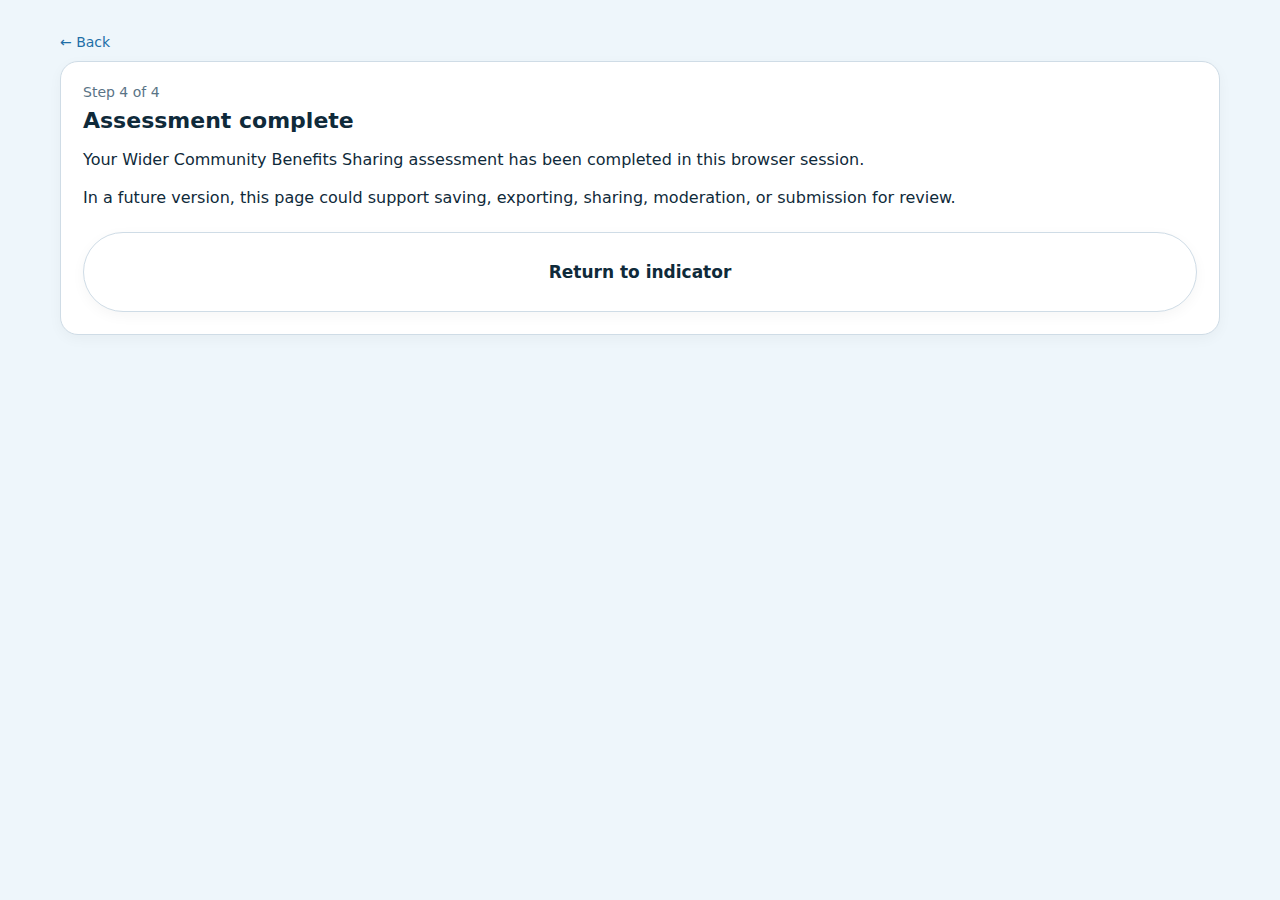
<file: assess-wcbs-complete.html>
<!doctype html>
<html lang="en">
<head>
  <meta charset="utf-8" />
  <meta name="viewport" content="width=device-width, initial-scale=1" />
  <title>Assessment Complete – Wider Community Benefits Sharing</title>
  <link rel="stylesheet" href="styles.css" />
</head>
<body>
  <div class="container">
    <div class="breadcrumbs" style="margin-bottom:10px;">
      <a id="backLink" href="assess-wcbs-review.html">← Back</a>
    </div>

    <div class="detailCard">
      <div class="note">Step 4 of 4</div>
      <h2 class="detailTitle">Assessment complete</h2>

      <p class="sectionText" style="margin-top:14px;">
        Your Wider Community Benefits Sharing assessment has been completed in this browser session.
      </p>

      <p class="sectionText">
        In a future version, this page could support saving, exporting, sharing, moderation, or submission for review.
      </p>

      <div style="margin-top:22px;">
        <a id="returnLink" class="homeNavCard" href="criterion.html">Return to indicator</a>
      </div>
    </div>
  </div>

  <script>
    const params = new URLSearchParams(location.search);
    const id = params.get("id") || "wider-community-benefit-sharing";
    const city = params.get("city") || "";
    const qp = `id=${encodeURIComponent(id)}${city ? `&city=${encodeURIComponent(city)}` : ""}`;

    document.getElementById("backLink").href = `assess-wcbs-review.html?${qp}`;
    document.getElementById("returnLink").href = `criterion.html?${qp}`;
  </script>
</body>
</html>
</file>
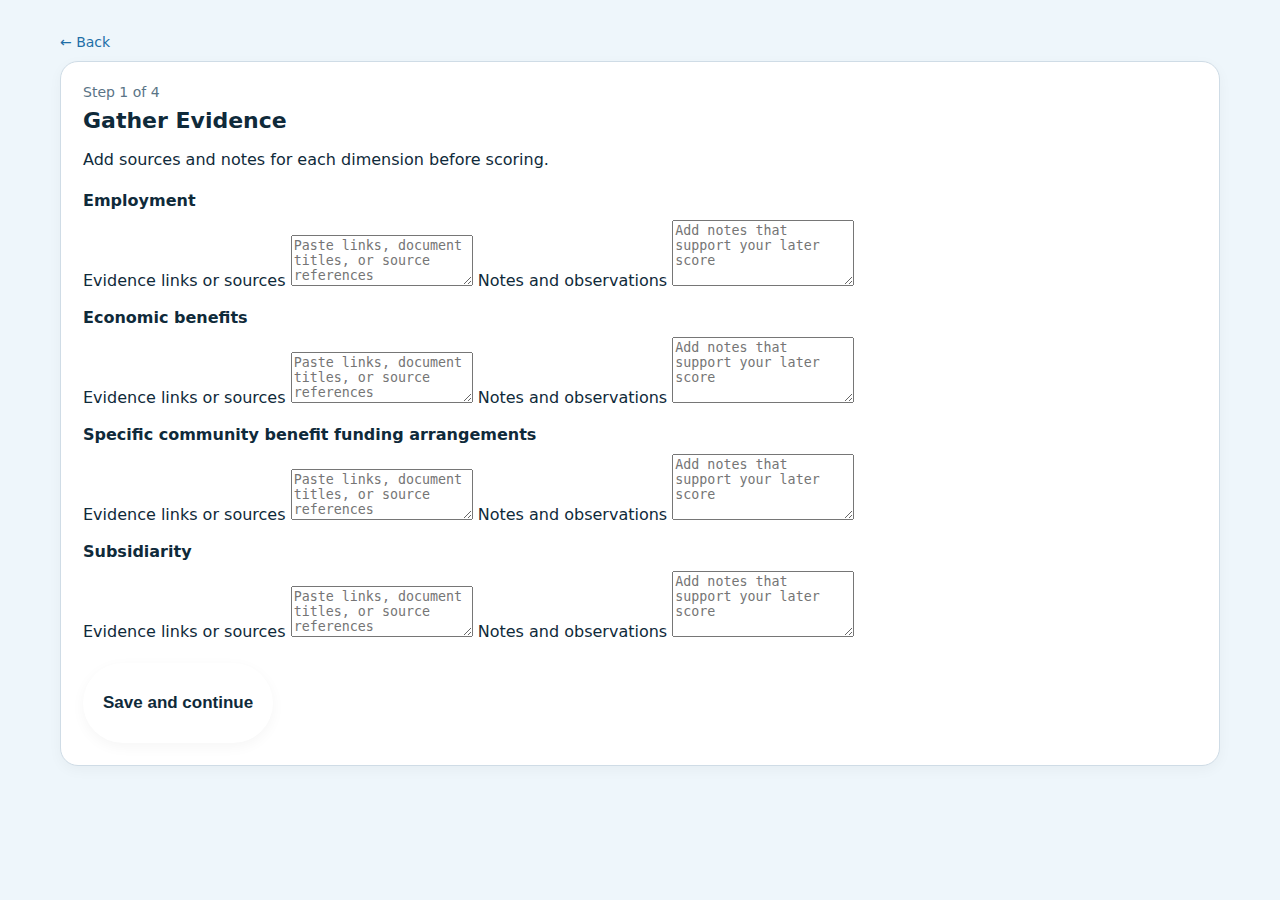
<file: assess-wcbs-evidence.html>
<!doctype html>
<html lang="en">
<head>
  <meta charset="utf-8" />
  <meta name="viewport" content="width=device-width, initial-scale=1" />
  <title>Assessment Evidence – Wider Community Benefits Sharing</title>
  <link rel="stylesheet" href="styles.css" />
</head>
<body>
  <div class="container">
    <div class="breadcrumbs" style="margin-bottom:10px;">
      <a id="backLink" href="assess-wider-community-benefits-sharing.html">← Back</a>
    </div>

    <div class="detailCard">
      <div class="note">Step 1 of 4</div>
      <h2 class="detailTitle">Gather Evidence</h2>
      <p class="sectionText" style="margin-top:14px;">
        Add sources and notes for each dimension before scoring.
      </p>

      <form id="evidenceForm">
        <div id="dimensionFields"></div>

        <div style="margin-top:22px;">
          <button type="submit" class="homeNavCard" style="border:none; cursor:pointer;">Save and continue</button>
        </div>
      </form>
    </div>
  </div>

  <script>
    const params = new URLSearchParams(location.search);
    const id = params.get("id") || "wider-community-benefit-sharing";
    const city = params.get("city") || "";
    const qp = `id=${encodeURIComponent(id)}${city ? `&city=${encodeURIComponent(city)}` : ""}`;
    document.getElementById("backLink").href = `assess-wider-community-benefits-sharing.html?${qp}`;

    const storageKey = `wcbs-assessment-${city || "national"}`;

    const dimensions = [
      "Employment",
      "Economic benefits",
      "Specific community benefit funding arrangements",
      "Subsidiarity"
    ];

    const existing = JSON.parse(localStorage.getItem(storageKey) || "{}");
    const container = document.getElementById("dimensionFields");

    dimensions.forEach((dim, i) => {
      const safe = `dim${i}`;
      const data = existing[safe] || {};
      const block = document.createElement("section");
      block.className = "section";
      block.innerHTML = `
        <h3 class="sectionTitle">${dim}</h3>
        <label class="formLabel">Evidence links or sources</label>
        <textarea class="formTextarea" name="${safe}_sources" rows="3" placeholder="Paste links, document titles, or source references">${data.sources || ""}</textarea>

        <label class="formLabel">Notes and observations</label>
        <textarea class="formTextarea" name="${safe}_notes" rows="4" placeholder="Add notes that support your later score">${data.notes || ""}</textarea>
      `;
      container.appendChild(block);
    });

    document.getElementById("evidenceForm").addEventListener("submit", (e) => {
      e.preventDefault();
      const fd = new FormData(e.target);
      const saved = JSON.parse(localStorage.getItem(storageKey) || "{}");

      dimensions.forEach((dim, i) => {
        const safe = `dim${i}`;
        saved[safe] = {
          ...(saved[safe] || {}),
          title: dim,
          sources: fd.get(`${safe}_sources`) || "",
          notes: fd.get(`${safe}_notes`) || ""
        };
      });

      localStorage.setItem(storageKey, JSON.stringify(saved));
      location.href = `assess-wcbs-scoring.html?${qp}`;
    });
  </script>
</body>
</html>
</file>
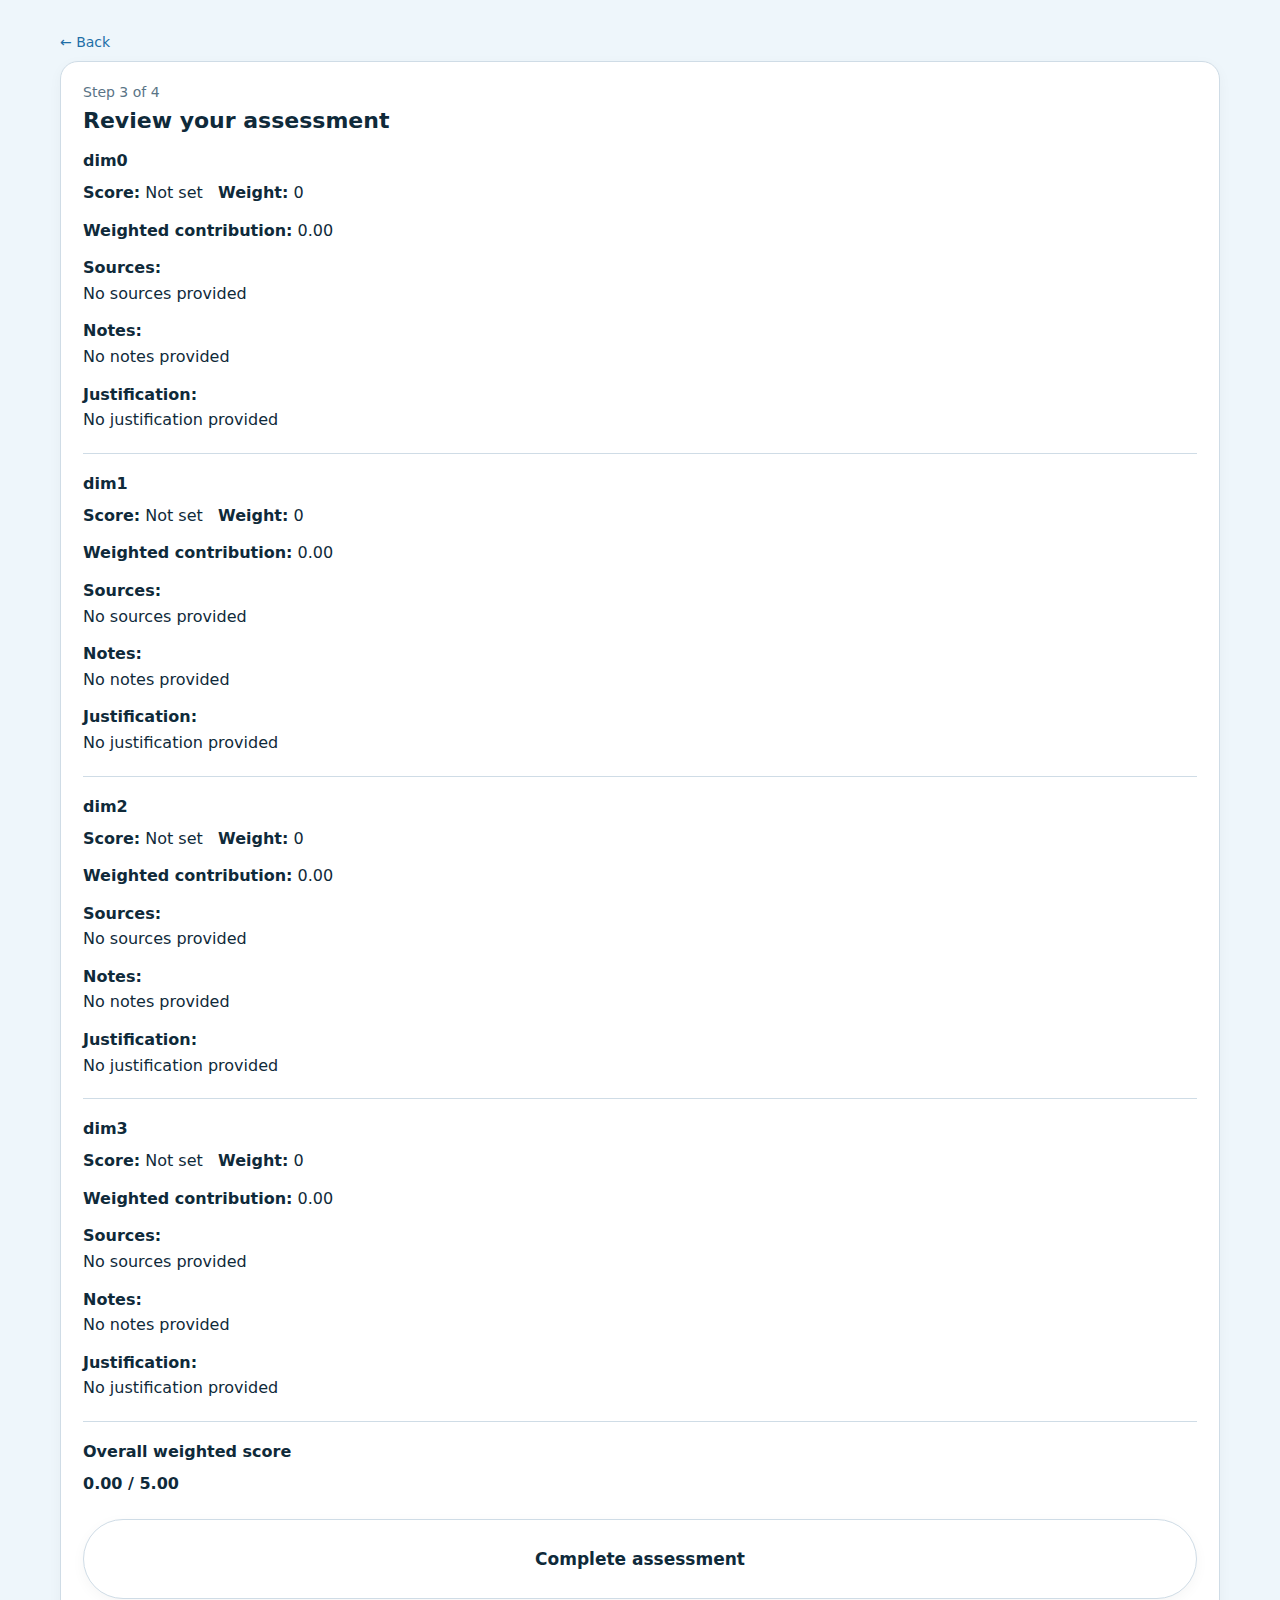
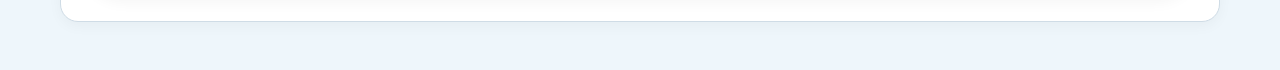
<file: assess-wcbs-review.html>
<!doctype html>
<html lang="en">
<head>
  <meta charset="utf-8" />
  <meta name="viewport" content="width=device-width, initial-scale=1" />
  <title>Assessment Review – Wider Community Benefits Sharing</title>
  <link rel="stylesheet" href="styles.css" />
</head>
<body>
  <div class="container">
    <div class="breadcrumbs" style="margin-bottom:10px;">
      <a id="backLink" href="assess-wcbs-scoring.html">← Back</a>
    </div>

    <div class="detailCard">
      <div class="note">Step 3 of 4</div>
      <h2 class="detailTitle">Review your assessment</h2>

      <div id="summary"></div>

      <div style="margin-top:22px;">
        <a id="completeLink" class="homeNavCard" href="assess-wcbs-complete.html">Complete assessment</a>
      </div>
    </div>
  </div>

  <script>
    const params = new URLSearchParams(location.search);
    const id = params.get("id") || "wider-community-benefit-sharing";
    const city = params.get("city") || "";
    const qp = `id=${encodeURIComponent(id)}${city ? `&city=${encodeURIComponent(city)}` : ""}`;

    document.getElementById("backLink").href = `assess-wcbs-scoring.html?${qp}`;
    document.getElementById("completeLink").href = `assess-wcbs-complete.html?${qp}`;

    const storageKey = `wcbs-assessment-${city || "national"}`;
    const saved = JSON.parse(localStorage.getItem(storageKey) || "{}");

    const dims = ["dim0", "dim1", "dim2", "dim3"];
    let total = 0;

    const html = dims.map((key) => {
      const d = saved[key] || {};
      const weighted = (Number(d.score || 0) * Number(d.weight || 0));
      total += weighted;

      return `
        <section class="section">
          <h3 class="sectionTitle">${d.title || key}</h3>
          <p class="sectionText"><strong>Score:</strong> ${d.score || "Not set"} &nbsp; <strong>Weight:</strong> ${d.weight || 0}</p>
          <p class="sectionText"><strong>Weighted contribution:</strong> ${weighted.toFixed(2)}</p>
          <p class="sectionText"><strong>Sources:</strong><br>${(d.sources || "No sources provided").replace(/\n/g, "<br>")}</p>
          <p class="sectionText"><strong>Notes:</strong><br>${(d.notes || "No notes provided").replace(/\n/g, "<br>")}</p>
          <p class="sectionText"><strong>Justification:</strong><br>${(d.justification || "No justification provided").replace(/\n/g, "<br>")}</p>
        </section>
        <hr class="sectionDivider" />
      `;
    }).join("");

    document.getElementById("summary").innerHTML = `
      ${html}
      <section class="section">
        <h3 class="sectionTitle">Overall weighted score</h3>
        <p class="sectionText"><strong>${total.toFixed(2)} / 5.00</strong></p>
      </section>
    `;
  </script>
</body>
</html>
</file>
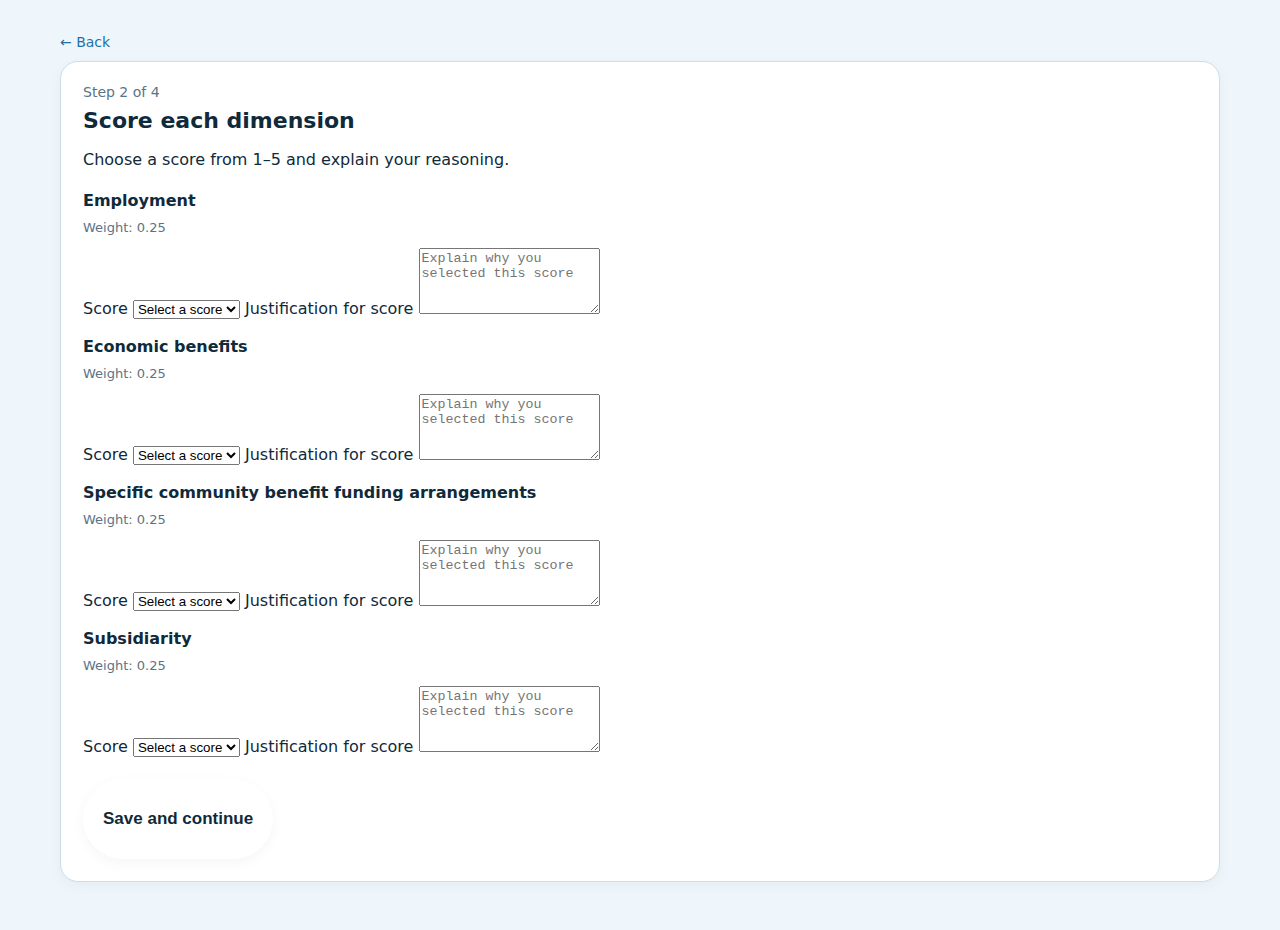
<file: assess-wcbs-scoring.html>
<!doctype html>
<html lang="en">
<head>
  <meta charset="utf-8" />
  <meta name="viewport" content="width=device-width, initial-scale=1" />
  <title>Assessment Scoring – Wider Community Benefits Sharing</title>
  <link rel="stylesheet" href="styles.css" />
</head>
<body>
  <div class="container">
    <div class="breadcrumbs" style="margin-bottom:10px;">
      <a id="backLink" href="assess-wcbs-evidence.html">← Back</a>
    </div>

    <div class="detailCard">
      <div class="note">Step 2 of 4</div>
      <h2 class="detailTitle">Score each dimension</h2>
      <p class="sectionText" style="margin-top:14px;">
        Choose a score from 1–5 and explain your reasoning.
      </p>

      <form id="scoringForm">
        <div id="scoreFields"></div>

        <div style="margin-top:22px;">
          <button type="submit" class="homeNavCard" style="border:none; cursor:pointer;">Save and continue</button>
        </div>
      </form>
    </div>
  </div>

  <script>
    const params = new URLSearchParams(location.search);
    const id = params.get("id") || "wider-community-benefit-sharing";
    const city = params.get("city") || "";
    const qp = `id=${encodeURIComponent(id)}${city ? `&city=${encodeURIComponent(city)}` : ""}`;
    document.getElementById("backLink").href = `assess-wcbs-evidence.html?${qp}`;

    const storageKey = `wcbs-assessment-${city || "national"}`;
    const existing = JSON.parse(localStorage.getItem(storageKey) || "{}");

    const dimensions = [
      { key: "dim0", title: "Employment", weight: 0.25 },
      { key: "dim1", title: "Economic benefits", weight: 0.25 },
      { key: "dim2", title: "Specific community benefit funding arrangements", weight: 0.25 },
      { key: "dim3", title: "Subsidiarity", weight: 0.25 }
    ];

    const scoreFields = document.getElementById("scoreFields");

    dimensions.forEach((dim) => {
      const data = existing[dim.key] || {};
      const section = document.createElement("section");
      section.className = "section";
      section.innerHTML = `
        <h3 class="sectionTitle">${dim.title}</h3>
        <p class="sectionHint">Weight: ${dim.weight}</p>

        <label class="formLabel">Score</label>
        <select class="formInput" name="${dim.key}_score">
          <option value="">Select a score</option>
          <option value="1" ${data.score == 1 ? "selected" : ""}>1</option>
          <option value="2" ${data.score == 2 ? "selected" : ""}>2</option>
          <option value="3" ${data.score == 3 ? "selected" : ""}>3</option>
          <option value="4" ${data.score == 4 ? "selected" : ""}>4</option>
          <option value="5" ${data.score == 5 ? "selected" : ""}>5</option>
        </select>

        <label class="formLabel">Justification for score</label>
        <textarea class="formTextarea" name="${dim.key}_justification" rows="4" placeholder="Explain why you selected this score">${data.justification || ""}</textarea>
      `;
      scoreFields.appendChild(section);
    });

    document.getElementById("scoringForm").addEventListener("submit", (e) => {
      e.preventDefault();
      const fd = new FormData(e.target);
      const saved = JSON.parse(localStorage.getItem(storageKey) || "{}");

      dimensions.forEach((dim) => {
        saved[dim.key] = {
          ...(saved[dim.key] || {}),
          title: dim.title,
          weight: dim.weight,
          score: Number(fd.get(`${dim.key}_score`) || 0),
          justification: fd.get(`${dim.key}_justification`) || ""
        };
      });

      localStorage.setItem(storageKey, JSON.stringify(saved));
      location.href = `assess-wcbs-review.html?${qp}`;
    });
  </script>
</body>
</html>
</file>
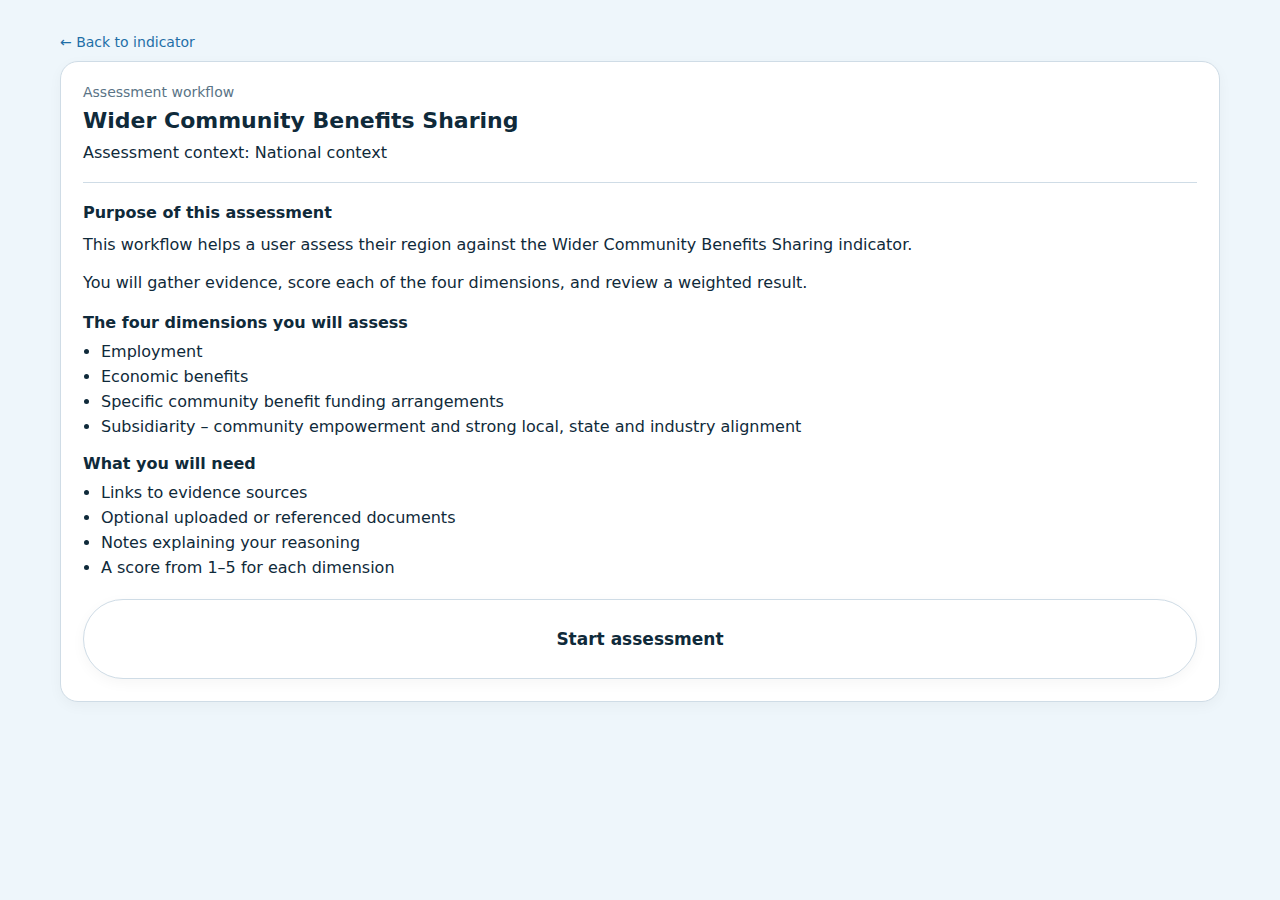
<file: assess-wider-community-benefits-sharing.html>
<!doctype html>
<html lang="en">
<head>
  <meta charset="utf-8" />
  <meta name="viewport" content="width=device-width, initial-scale=1" />
  <title>Assess – Wider Community Benefits Sharing</title>
  <link rel="stylesheet" href="styles.css" />
</head>
<body>
  <div class="container">
    <div class="breadcrumbs" style="margin-bottom:10px;">
      <a id="backLink" href="criterion.html">← Back to indicator</a>
    </div>

    <div class="detailCard">
      <div class="note">Assessment workflow</div>
      <h2 class="detailTitle">Wider Community Benefits Sharing</h2>

      <div id="cityNote" class="meta" style="margin-top:10px;"></div>

      <hr class="sectionDivider" />

      <section class="section">
        <h3 class="sectionTitle">Purpose of this assessment</h3>
        <p class="sectionText">
          This workflow helps a user assess their region against the Wider Community Benefits Sharing indicator.
        </p>
        <p class="sectionText">
          You will gather evidence, score each of the four dimensions, and review a weighted result.
        </p>
      </section>

      <section class="section">
        <h3 class="sectionTitle">The four dimensions you will assess</h3>
        <ul class="bulletList">
          <li>Employment</li>
          <li>Economic benefits</li>
          <li>Specific community benefit funding arrangements</li>
          <li>Subsidiarity – community empowerment and strong local, state and industry alignment</li>
        </ul>
      </section>

      <section class="section">
        <h3 class="sectionTitle">What you will need</h3>
        <ul class="bulletList">
          <li>Links to evidence sources</li>
          <li>Optional uploaded or referenced documents</li>
          <li>Notes explaining your reasoning</li>
          <li>A score from 1–5 for each dimension</li>
        </ul>
      </section>

      <div style="margin-top:22px;">
        <a id="startLink" class="homeNavCard" href="assess-wcbs-evidence.html">Start assessment</a>
      </div>
    </div>
  </div>

  <script>
    const params = new URLSearchParams(location.search);
    const id = params.get("id") || "wider-community-benefit-sharing";
    const city = params.get("city") || "";

    const qp = `id=${encodeURIComponent(id)}${city ? `&city=${encodeURIComponent(city)}` : ""}`;
    document.getElementById("backLink").href = `criterion.html?${qp}`;
    document.getElementById("startLink").href = `assess-wcbs-evidence.html?${qp}`;

    function prettyCity(s) {
      if (!s) return "National context";
      return s.split("-").map(w => w.charAt(0).toUpperCase() + w.slice(1)).join(" ");
    }

    document.getElementById("cityNote").textContent = `Assessment context: ${prettyCity(city)}`;
  </script>
</body>
</html>
</file>
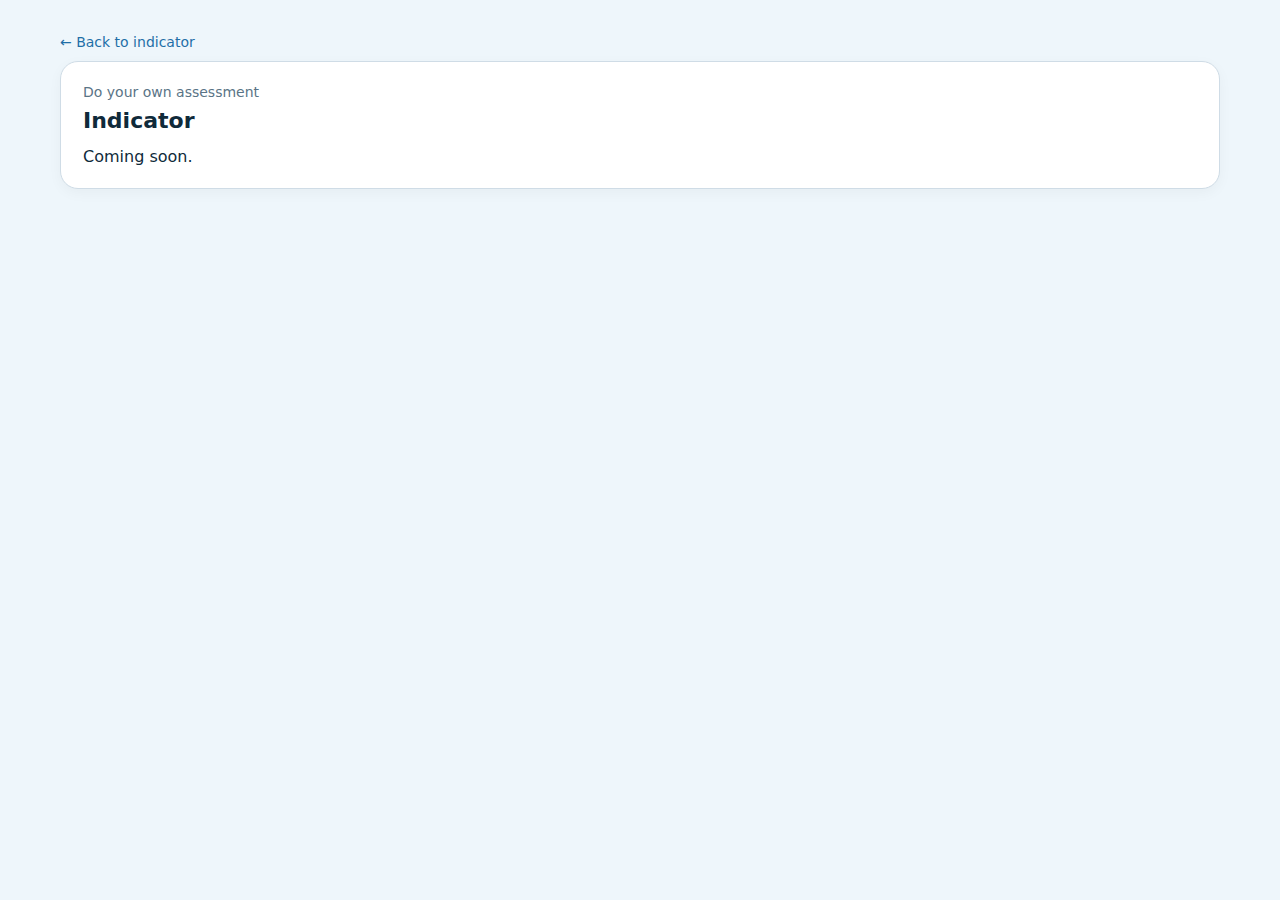
<file: assess.html>
<!doctype html>
<html lang="en">
<head>
  <meta charset="utf-8" />
  <meta name="viewport" content="width=device-width, initial-scale=1" />
  <title>Do your own assessment</title>
  <link rel="stylesheet" href="styles.css" />
</head>
<body>
  <div class="container">
    <div class="breadcrumbs" style="margin-bottom:10px;">
      <a id="backLink" href="criterion.html">← Back to indicator</a>
    </div>

    <div id="content"></div>
  </div>

  <script src="data.js"></script>
  <script>
    const params = new URLSearchParams(location.search);
    const id = params.get("id");
    const city = params.get("city") || "";

    const backLink = document.getElementById("backLink");
    backLink.href = `criterion.html?id=${encodeURIComponent(id || "")}${city ? `&city=${encodeURIComponent(city)}` : ""}`;

    const found = id ? findItemById(id) : null;
    const indicatorName = found?.item?.title || "Indicator";

    const content = document.getElementById("content");
    content.innerHTML = `
      <div class="detailCard">
        <div class="note">Do your own assessment</div>
        <h2 class="detailTitle">${indicatorName}</h2>
        <div class="placeholder" style="margin-top:14px;">
          Coming soon.
        </div>
      </div>
    `;
  </script>
</body>
</html>
</file>
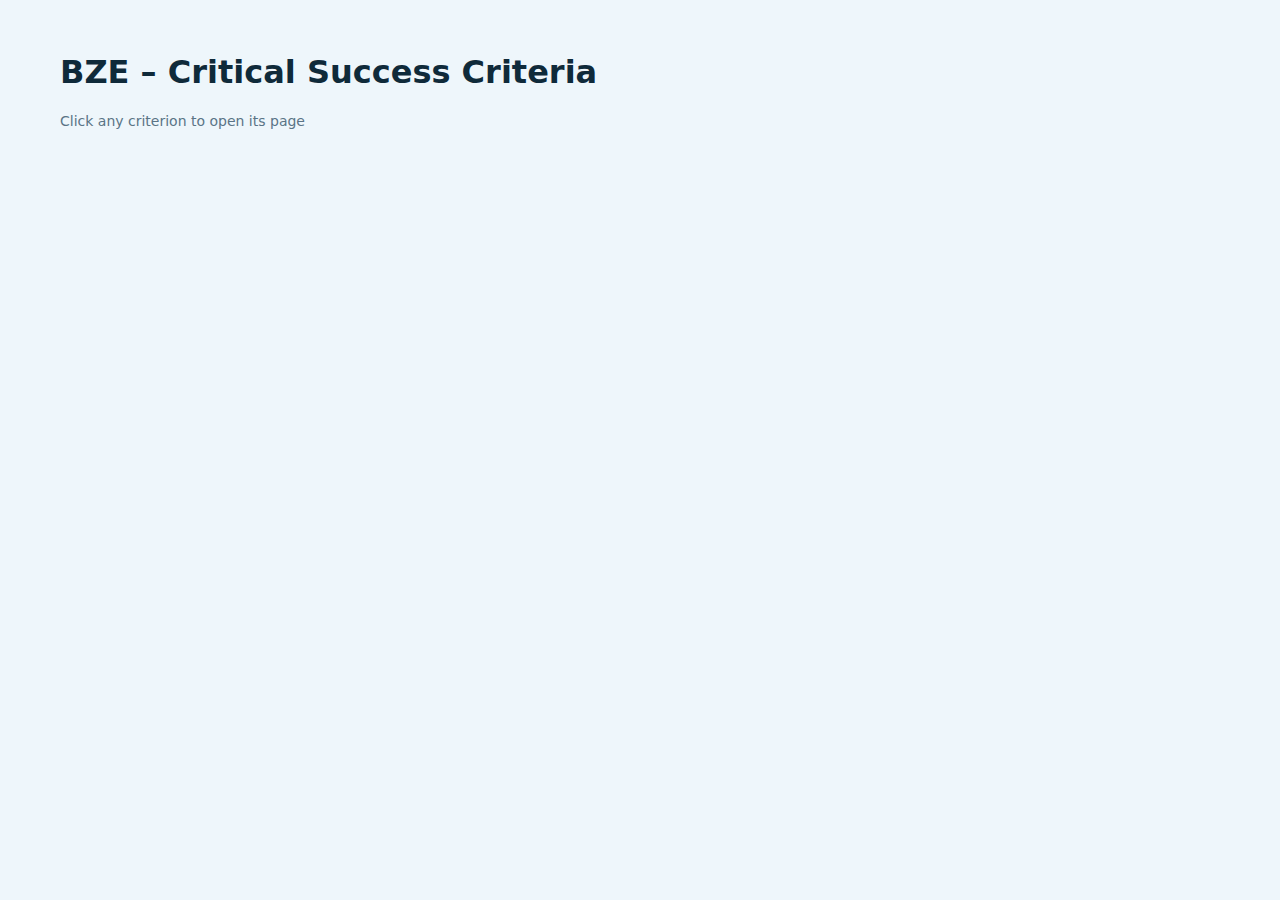
<file: city.html>
<!doctype html>
<html lang="en">
<head>
  <meta charset="utf-8" />
  <meta name="viewport" content="width=device-width, initial-scale=1" />
  <title>BZE – Critical Success Criteria</title>
  <link rel="stylesheet" href="styles.css" />
</head>
<body>
  <div class="container">
    <div class="topbar">
      <h1>BZE – Critical Success Criteria</h1>
      <div class="note">Click any criterion to open its page</div>
    </div>

    <div id="grid" class="grid"></div>
  </div>

  <script src="data.js"></script>
  <script>
    const grid = document.getElementById("grid");

    function render() {
      grid.innerHTML = "";

      for (const pillar of CSC) {
        const pillarEl = document.createElement("section");
        pillarEl.className = "pillar";

        const pillarTitle = document.createElement("div");
        pillarTitle.className = "pillarTitle";
        pillarTitle.textContent = pillar.pillarTitle;
        pillarEl.appendChild(pillarTitle);

        for (const group of pillar.groups) {
          const groupEl = document.createElement("div");
          groupEl.className = "group";

          const groupTitle = document.createElement("div");
          groupTitle.className = "groupTitle";
          groupTitle.textContent = group.groupTitle;
          groupEl.appendChild(groupTitle);

          const itemsEl = document.createElement("div");
          itemsEl.className = "items";

          for (const item of group.items) {
            const a = document.createElement("a");
            a.className = "itemLink";
            a.href = `criterion.html?id=${encodeURIComponent(item.id)}`;
            a.textContent = item.title;
            itemsEl.appendChild(a);
          }

          groupEl.appendChild(itemsEl);
          pillarEl.appendChild(groupEl);
        }

        grid.appendChild(pillarEl);
      }
    }

    render();
  </script>
</body>
</html>
</file>
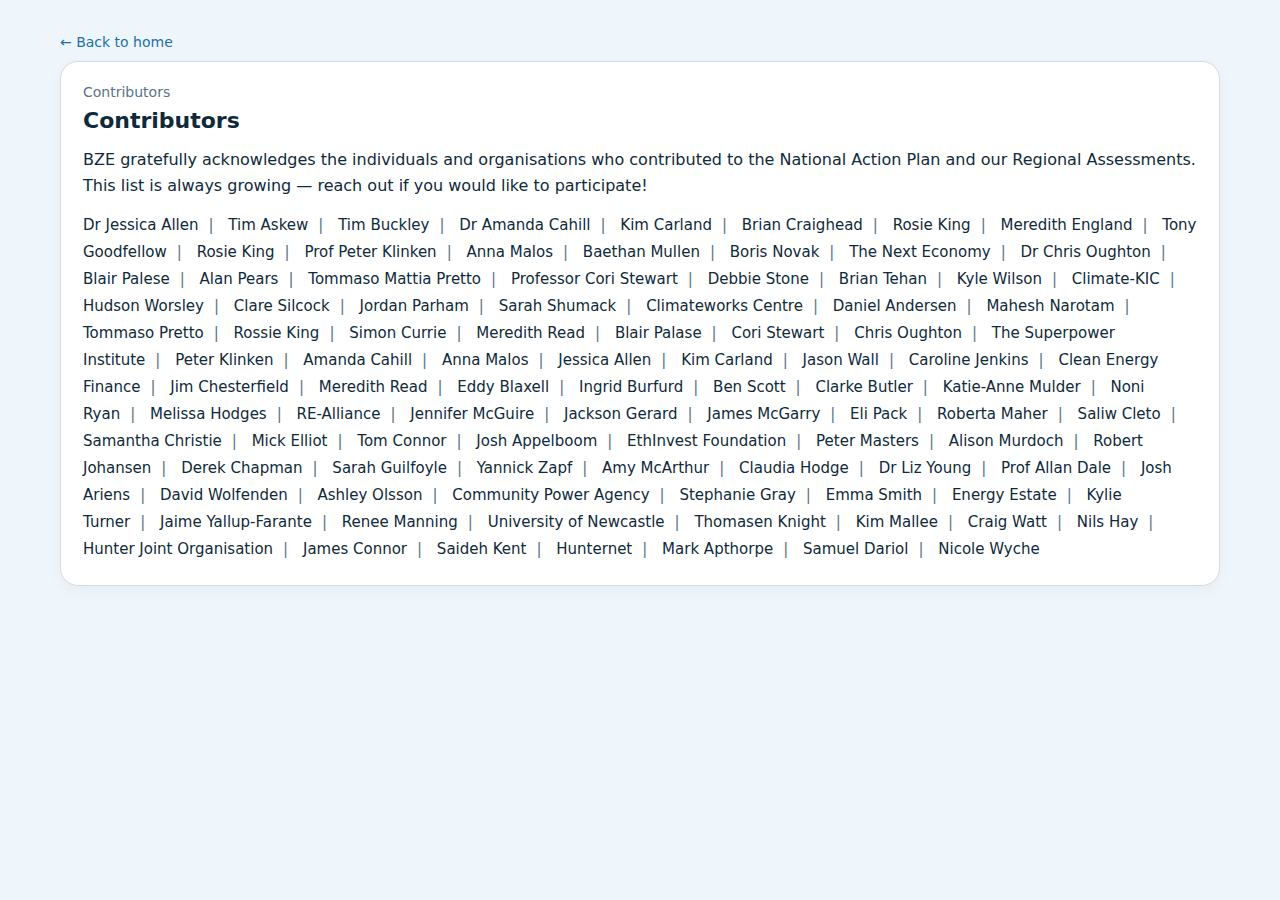
<file: contributors.html>
<!doctype html>
<html lang="en">
<head>
  <meta charset="utf-8" />
  <meta name="viewport" content="width=device-width, initial-scale=1" />
  <title>Contributors – BZE National Action Plan</title>
  <link rel="stylesheet" href="styles.css" />
</head>
<body>
  <div class="container">
    <div class="breadcrumbs" style="margin-bottom:10px;">
      <a href="index.html">← Back to home</a>
    </div>

    <div class="detailCard">
      <div class="note">Contributors</div>
      <h2 class="detailTitle">Contributors</h2>

      <p class="sectionText" style="margin-top:14px;">
        BZE gratefully acknowledges the individuals and organisations who contributed
        to the National Action Plan and our Regional Assessments. This list is always growing — reach out if you would like to participate!
      </p>

     <div class="contributorsInline" aria-label="Contributors list">

<span class="name">Dr Jessica Allen</span><span class="sep">|</span>
<span class="name">Tim Askew</span><span class="sep">|</span>
<span class="name">Tim Buckley</span><span class="sep">|</span>
<span class="name">Dr Amanda Cahill</span><span class="sep">|</span>
<span class="name">Kim Carland</span><span class="sep">|</span>
<span class="name">Brian Craighead</span><span class="sep">|</span>
<span class="name">Rosie King</span><span class="sep">|</span>
<span class="name">Meredith England</span><span class="sep">|</span>
<span class="name">Tony Goodfellow</span><span class="sep">|</span>
<span class="name">Rosie King</span><span class="sep">|</span>
<span class="name">Prof Peter Klinken</span><span class="sep">|</span>
<span class="name">Anna Malos</span><span class="sep">|</span>
<span class="name">Baethan Mullen</span><span class="sep">|</span>
<span class="name">Boris Novak</span><span class="sep">|</span>
<span class="name">The Next Economy</span><span class="sep">|</span>
<span class="name">Dr Chris Oughton</span><span class="sep">|</span>
<span class="name">Blair Palese</span><span class="sep">|</span>
<span class="name">Alan Pears</span><span class="sep">|</span>
<span class="name">Tommaso Mattia Pretto</span><span class="sep">|</span>
<span class="name">Professor Cori Stewart</span><span class="sep">|</span>
<span class="name">Debbie Stone</span><span class="sep">|</span>
<span class="name">Brian Tehan</span><span class="sep">|</span>
<span class="name">Kyle Wilson</span><span class="sep">|</span>
<span class="name">Climate-KIC</span><span class="sep">|</span>
<span class="name">Hudson Worsley</span><span class="sep">|</span>
<span class="name">Clare Silcock</span><span class="sep">|</span>
<span class="name">Jordan Parham</span><span class="sep">|</span>
<span class="name">Sarah Shumack</span><span class="sep">|</span>
<span class="name">Climateworks Centre</span><span class="sep">|</span>
<span class="name">Daniel Andersen</span><span class="sep">|</span>
<span class="name">Mahesh Narotam</span><span class="sep">|</span>
<span class="name">Tommaso Pretto</span><span class="sep">|</span>
<span class="name">Rossie King</span><span class="sep">|</span>
<span class="name">Simon Currie</span><span class="sep">|</span>
<span class="name">Meredith Read</span><span class="sep">|</span>
<span class="name">Blair Palase</span><span class="sep">|</span>
<span class="name">Cori Stewart</span><span class="sep">|</span>
<span class="name">Chris Oughton</span><span class="sep">|</span>
<span class="name">The Superpower Institute</span><span class="sep">|</span>
<span class="name">Peter Klinken</span><span class="sep">|</span>
<span class="name">Amanda Cahill</span><span class="sep">|</span>
<span class="name">Anna Malos</span><span class="sep">|</span>
<span class="name">Jessica Allen</span><span class="sep">|</span>
<span class="name">Kim Carland</span><span class="sep">|</span>
<span class="name">Jason Wall</span><span class="sep">|</span>
<span class="name">Caroline Jenkins</span><span class="sep">|</span>
<span class="name">Clean Energy Finance</span><span class="sep">|</span>
<span class="name">Jim Chesterfield</span><span class="sep">|</span>
<span class="name">Meredith Read</span><span class="sep">|</span>
<span class="name">Eddy Blaxell</span><span class="sep">|</span>
<span class="name">Ingrid Burfurd</span><span class="sep">|</span>
<span class="name">Ben Scott</span><span class="sep">|</span>
<span class="name">Clarke Butler</span><span class="sep">|</span>
<span class="name">Katie-Anne Mulder</span><span class="sep">|</span>
<span class="name">Noni Ryan</span><span class="sep">|</span>
<span class="name">Melissa Hodges</span><span class="sep">|</span>
<span class="name">RE-Alliance</span><span class="sep">|</span>
<span class="name">Jennifer McGuire</span><span class="sep">|</span>
<span class="name">Jackson Gerard</span><span class="sep">|</span>
<span class="name">James McGarry</span><span class="sep">|</span>
<span class="name">Eli Pack</span><span class="sep">|</span>
<span class="name">Roberta Maher</span><span class="sep">|</span>
<span class="name">Saliw Cleto</span><span class="sep">|</span>
<span class="name">Samantha Christie</span><span class="sep">|</span>
<span class="name">Mick Elliot</span><span class="sep">|</span>
<span class="name">Tom Connor</span><span class="sep">|</span>
<span class="name">Josh Appelboom</span><span class="sep">|</span>
<span class="name">EthInvest Foundation</span><span class="sep">|</span>
<span class="name">Peter Masters</span><span class="sep">|</span>
<span class="name">Alison Murdoch</span><span class="sep">|</span>
<span class="name">Robert Johansen</span><span class="sep">|</span>
<span class="name">Derek Chapman</span><span class="sep">|</span>
<span class="name">Sarah Guilfoyle</span><span class="sep">|</span>
<span class="name">Yannick Zapf</span><span class="sep">|</span>
<span class="name">Amy McArthur</span><span class="sep">|</span>
<span class="name">Claudia Hodge</span><span class="sep">|</span>
<span class="name">Dr Liz Young</span><span class="sep">|</span>
<span class="name">Prof Allan Dale</span><span class="sep">|</span>
<span class="name">Josh Ariens</span><span class="sep">|</span>
<span class="name">David Wolfenden</span><span class="sep">|</span>
<span class="name">Ashley Olsson</span><span class="sep">|</span>
<span class="name">Community Power Agency</span><span class="sep">|</span>
<span class="name">Stephanie Gray</span><span class="sep">|</span>
<span class="name">Emma Smith</span><span class="sep">|</span>
<span class="name">Energy Estate</span><span class="sep">|</span>
<span class="name">Kylie Turner</span><span class="sep">|</span>
<span class="name">Jaime Yallup-Farante</span><span class="sep">|</span>
<span class="name">Renee Manning</span><span class="sep">|</span>
<span class="name">University of Newcastle</span><span class="sep">|</span>
<span class="name">Thomasen Knight</span><span class="sep">|</span>
<span class="name">Kim Mallee</span><span class="sep">|</span>
<span class="name">Craig Watt</span><span class="sep">|</span>
<span class="name">Nils Hay</span><span class="sep">|</span>
<span class="name">Hunter Joint Organisation</span><span class="sep">|</span>
<span class="name">James Connor</span><span class="sep">|</span>
<span class="name">Saideh Kent</span><span class="sep">|</span>
<span class="name">Hunternet</span><span class="sep">|</span>
<span class="name">Mark Apthorpe</span><span class="sep">|</span>
<span class="name">Samuel Dariol</span><span class="sep">|</span>
<span class="name">Nicole Wyche</span>

</div>
    </div>
  </div>
</body>
</html>
</file>
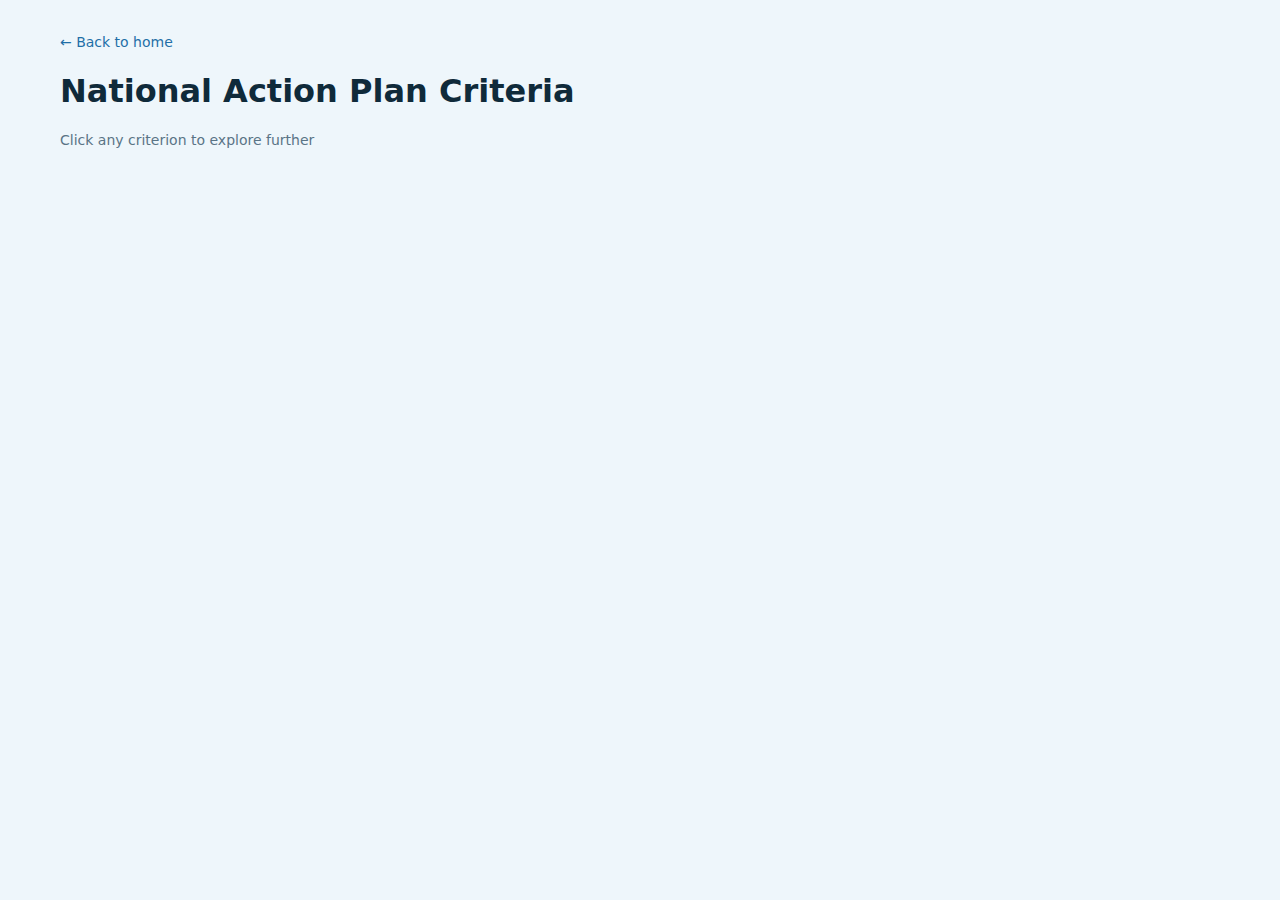
<file: CSC.html>
<!doctype html>
<html lang="en">
<head>
  <meta charset="utf-8" />
  <meta name="viewport" content="width=device-width, initial-scale=1" />
  <title>National Action Plan Criteria</title>
  <link rel="stylesheet" href="styles.css" />
</head>
<body>
  <div class="container">
    <div class="breadcrumbs" style="margin-bottom:10px;">
      <a href="index.html">← Back to home</a>
    </div>

    <div class="topbar">
      <h1>National Action Plan Criteria</h1>
      <div class="note">Click any criterion to explore further</div>
    </div>

    <div id="grid" class="grid"></div>
  </div>

  <script src="data.js"></script>
  <script>
    const grid = document.getElementById("grid");

    function renderCSC() {
      grid.innerHTML = "";

      for (const pillar of CSC) {
        const pillarEl = document.createElement("section");
        pillarEl.className = "pillar";

        const pillarTitle = document.createElement("div");
        pillarTitle.className = "pillarTitle";
        pillarTitle.textContent = pillar.pillarTitle;
        pillarEl.appendChild(pillarTitle);

        for (const group of pillar.groups) {
          const groupEl = document.createElement("div");
          groupEl.className = "group";

          const groupTitle = document.createElement("div");
          groupTitle.className = "groupTitle";
          groupTitle.textContent = group.groupTitle;
          groupEl.appendChild(groupTitle);

          const itemsEl = document.createElement("div");
          itemsEl.className = "items";

          for (const item of group.items) {
            const a = document.createElement("a");
            a.className = "itemLink";
            a.href = `criterion.html?id=${encodeURIComponent(item.id)}`;
            a.textContent = item.title;
            itemsEl.appendChild(a);
          }

          groupEl.appendChild(itemsEl);
          pillarEl.appendChild(groupEl);
        }

        grid.appendChild(pillarEl);
      }
    }

    renderCSC();
  </script>
</body>
</html>
</file>
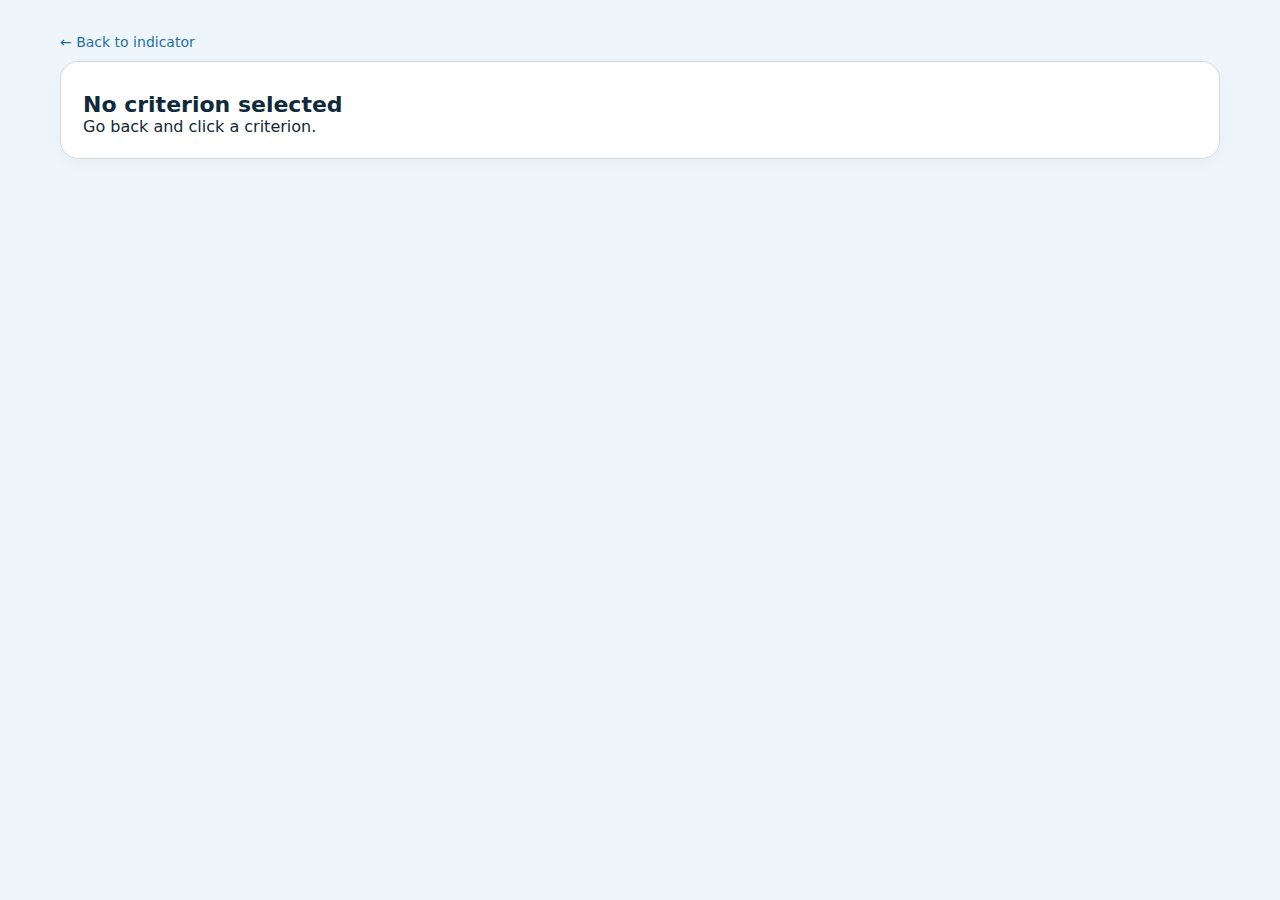
<file: learn-wider-community-benefits-sharing.html>
<!doctype html>
<html lang="en">
<head>
  <meta charset="utf-8" />
  <meta name="viewport" content="width=device-width, initial-scale=1" />
  <title>Wider Community Benefits Sharing – Learn more</title>
  <link rel="stylesheet" href="styles.css" />
</head>
<body>
  <div class="container">
    <div class="breadcrumbs" style="margin-bottom:10px;">
      <a id="backLink" href="criterion.html">← Back to indicator</a>
    </div>

    <div id="content"></div>
  </div>

  <script src="data.js"></script>
  <script>
    const params = new URLSearchParams(location.search);
    const id = params.get("id");
    const city = params.get("city") || "";

    const backLink = document.getElementById("backLink");
    backLink.href = `criterion.html?id=${encodeURIComponent(id || "")}${city ? `&city=${encodeURIComponent(city)}` : ""}`;

    const content = document.getElementById("content");

    if (!id) {
      content.innerHTML = `<div class="detailCard">
        <h2 class="detailTitle">No criterion selected</h2>
        <div class="meta">Go back and click a criterion.</div>
      </div>`;
    } else {
      const found = findItemById(id);

      if (!found) {
        content.innerHTML = `<div class="detailCard">
          <h2 class="detailTitle">Not found</h2>
          <div class="meta">Couldn’t find a criterion with id: <code>${id}</code></div>
        </div>`;
      } else {
        const { pillar, group, item } = found;
        document.title = `${item.title} – Learn more`;

        content.innerHTML = `
          <div class="detailCard">
            <div class="note">${pillar.pillarTitle} • ${group.groupTitle}</div>
            <h2 class="detailTitle">${item.title}</h2>

            <hr class="sectionDivider" />

            <section class="section">
              <h3 class="sectionTitle">Purpose of the Assessment</h3>
              <p class="sectionText">
                To measure the level to which the rewards of renewable energy developments are shared with the communities that host them.  This assessment asks how well are renewable energy projects integrated into the local community and how they contribute to the future vitality and success of the region.
              </p>
            </section>

            <section class="section">
              <h3 class="sectionTitle">Assessment Framework</h3>
              <p class="sectionText">
                Community Benefits are assessed against four dimensions that aim to provide a holistic view of whether REIP or renewables projects are effectively supporting their host communities through economic and social benefits:
              </p>
              <ul class="bulletList">
                <li><b>Employment:</b> Evidence of local jobs, local being defined as within 100km.</li>
                <li><b>Economic benefits:</b>  How much of the economic benefit stays in the region versus economic benefit flowing offshore or interstate. Evidence of local training, local content and supply chain opportunities, ownership share in infrastructure, lease payments for land, or transmission easements, other payments such as to neighbours.</li>
                <li><b>Specific Community Benefit Fund:</b> What payments are made to the community and how are they allocated.</li>
                <li><b>Community Subsidiarity:</b> To what level can the local community have a say in what benefits they want to receive and how the benefits of the renewable energy infrastructure flow to the community.</li>
              </ul>
            </section>

            <section class="section">
              <h3 class="sectionTitle">Data Sources</h3>
              <ul class="bulletList">
                <li>Annual reports of proponents and investors.</li>
                <li>Council minutes, regional reports and datasets.</li>
                <li>Stakeholder feedback documented through interviews, emails and meeting notes.</li>
                <li>Evidence of a community benefit fund and beneficiaries.</li>
                <li>Evidence of coordination and collaboration, eg MOUs press releases, agreements.</li>
                <li>State or local benefits sharing plans and guidelines.</li>
              </ul>
            </section>

            <section class="section">
              <h3 class="sectionTitle">Scoring Process</h3>
              <ol class="numberedList">
                <li><b>Preliminary Analysis:</b> Review data and evidence sources listed above for this indicator.</li>
                <li><b>Indicator Evaluation:</b> Assess the evidence of consultation processes and the quality of messaging and leadership.</li>
                <li><b>Scoring Aggregation:</b> Calculate the overall assessment score based on weighted indicators.</li>
                <li><b>Stakeholder Insights:</b> Gather input from academia, environmental NGOs, government, and community groups.</li>
                <li><b>Review:</b> Conduct expert validation to finalise the assigned score.</li>
              </ol>
            </section>

            <section class="section">
  <h3 class="sectionTitle">Weighting Table</h3>
  <div class="tableWrap">
    <table class="dataTable" aria-label="Weighting table">
      <thead>
        <tr>
          <th>Dimension</th>
          <th>Weight</th>
          <th>1</th>
          <th>2</th>
          <th>3</th>
          <th>4</th>
          <th>5</th>
        </tr>
      </thead>
      <tbody>
        <tr>
          <td>Employment</td>
          <td>0.25</td>
          <td>No local jobs, FIFO or DIDO workforces.</td>
          <td>Minimal local construction only, no ongoing jobs.</td>
          <td>Mandated local construction and O&amp;M jobs in merit criteria.</td>
          <td>Construction jobs and some ongoing jobs beyond mandates.</td>
          <td>Local workforce is trained and upskilled and the RE has brought ongoing jobs to town/region.</td>
        </tr>
        <tr>
          <td>Economic benefits</td>
          <td>0.25</td>
          <td>No apprenticeships, training or local content.</td>
          <td>Minimal local content and supply chain opportunities.</td>
          <td>Mandated training apprenticeships and supply chain opportunities in merit criteria.<br>Lease payments for project life cycle.</td>
          <td>Local share offers and financial compensations of amenity for neighbours, jobs, training and local content, lease payments.</td>
          <td>Mandated local ownership share in RE infrastructure, financial compensations for neighbours, training and supply chain, lease payments. Long term economic benefits creating prosperity for the region.</td>
        </tr>
        <tr>
          <td>Specific Community Benefit funding arrangements.</td>
          <td>0.25</td>
          <td>Do not exist.</td>
          <td>Limited ad hoc payments, footy jersey.</td>
          <td>Project community benefit fund included in merit criteria.<br>Initial benefit funds run by proponents for life cycle with small grants.</td>
          <td>Coordinated benefit funding distributed across affected regions and benefit funds supported by proponents.</td>
          <td>Partnership and regional coordination between developers, government and community to dedicated benefit fund co-designed and managed by the local community. Legacy outcomes are achieved.</td>
        </tr>
        <tr>
          <td>Subsidiarity - community empowerment and strong local state and industry alignment</td>
          <td>0.25</td>
          <td>Local community has no plan about what they want or need and the state assumes the community has no additional needs to host RE infrastructure.</td>
          <td>The community has some plans about what is needed and how to capture benefits but no coordination with state and/or developers.</td>
          <td>The community has a plan through shire or council and there is communication with the state and coordination with developers.</td>
          <td>The community has a plan and an SPV structure (community benefit fund) and coordination to capture benefits. There is a level of collaboration between community, state and industry to deliver aspects of the plan and contribute to fund.</td>
          <td>The community has a clear plan and a structure (community benefit fund (CBF)). State and industry agree to deliver aspects of the plan. Industry contributes to CBF at an agreed rate. State provides infrastructure upgrades that address community needs, e.g. water supply, rubbish dumps. Community needs are not displaced for RE and the community is better off from development.</td>
        </tr>
      </tbody>
    </table>
  </div>
</section>

         <section class="section">
  <h3 class="sectionTitle">Scoring Description</h3>
  <div class="tableWrap">
    <table class="dataTable" aria-label="Scoring description table">
      <thead>
        <tr>
          <th>Score</th>
          <th>Description</th>
          <th>Key Characteristics</th>
        </tr>
      </thead>
      <tbody>
        <tr>
          <td>1</td>
          <td>Minimal level of community benefit<br>(Severe Deficiency)</td>
          <td>
            <ul class="cellList">
              <li>Minimal or no framework for benefits to the community.</li>
              <li>Lack of local jobs.</li>
              <li>Lack of local training and apprenticeship opportunities.</li>
              <li>Lack of local content supply chain opportunities.</li>
            </ul>
          </td>
        </tr>
        <tr>
          <td>2</td>
          <td>Basic level of community benefit<br>(Moderate Deficiency)</td>
          <td>
            <ul class="cellList">
              <li>Some fragmented ad hoc community benefits are offered, such as footy jersey benefits.</li>
              <li>Limited local employment opportunities.</li>
              <li>Limited training, apprenticeship and supply chain opportunities.</li>
            </ul>
          </td>
        </tr>
        <tr>
          <td>3</td>
          <td>Moderate level of community benefit<br>(Developing)</td>
          <td>
            <ul class="cellList">
              <li>Mandated local construction and operational jobs.</li>
              <li>Mandated merit criteria provide training apprenticeships and supply chain opportunities.</li>
              <li>The community has been supported to generate a benefits plan as required by merit criteria.</li>
              <li>Economic and social benefits of projects meet some community needs over project timelines.</li>
            </ul>
          </td>
        </tr>
        <tr>
          <td>4</td>
          <td>Strong level of community benefit (Effective)</td>
          <td>
            <ul class="cellList">
              <li>Relatively high proportion of jobs are local, beyond merit criteria mandate.</li>
              <li>High level of community involvement in opportunities to participate and coordinate, e.g. stagger development to ensure maximum local opportunity and minimise disruptions.</li>
              <li>Strategic place based planning in place based context, high community input and many community needs met.</li>
              <li>SPV or community benefit fund with strategic and regional focus.</li>
              <li>Share options, neighbour payments.</li>
            </ul>
          </td>
        </tr>
        <tr>
          <td>5</td>
          <td>Exemplary level of community benefit planning<br>(Leading Practice)</td>
          <td>
            <ul class="cellList">
              <li>Very high relative proportion of jobs are local, beyond merit criteria mandate.</li>
              <li>Community benefits (supply chain, training, payments etc.) are coordinated, collaborative, strategic, place-based, participatory, and grounded in community needs.</li>
              <li>Mandated ownership and benefits for all of the community are exceeded.</li>
              <li>Proponents are respected and valued partners in the community.</li>
            </ul>
          </td>
        </tr>
      </tbody>
    </table>
  </div>
</section>
          </div>
        `;
      }
    }
  </script>
</body>
</html>
</file>
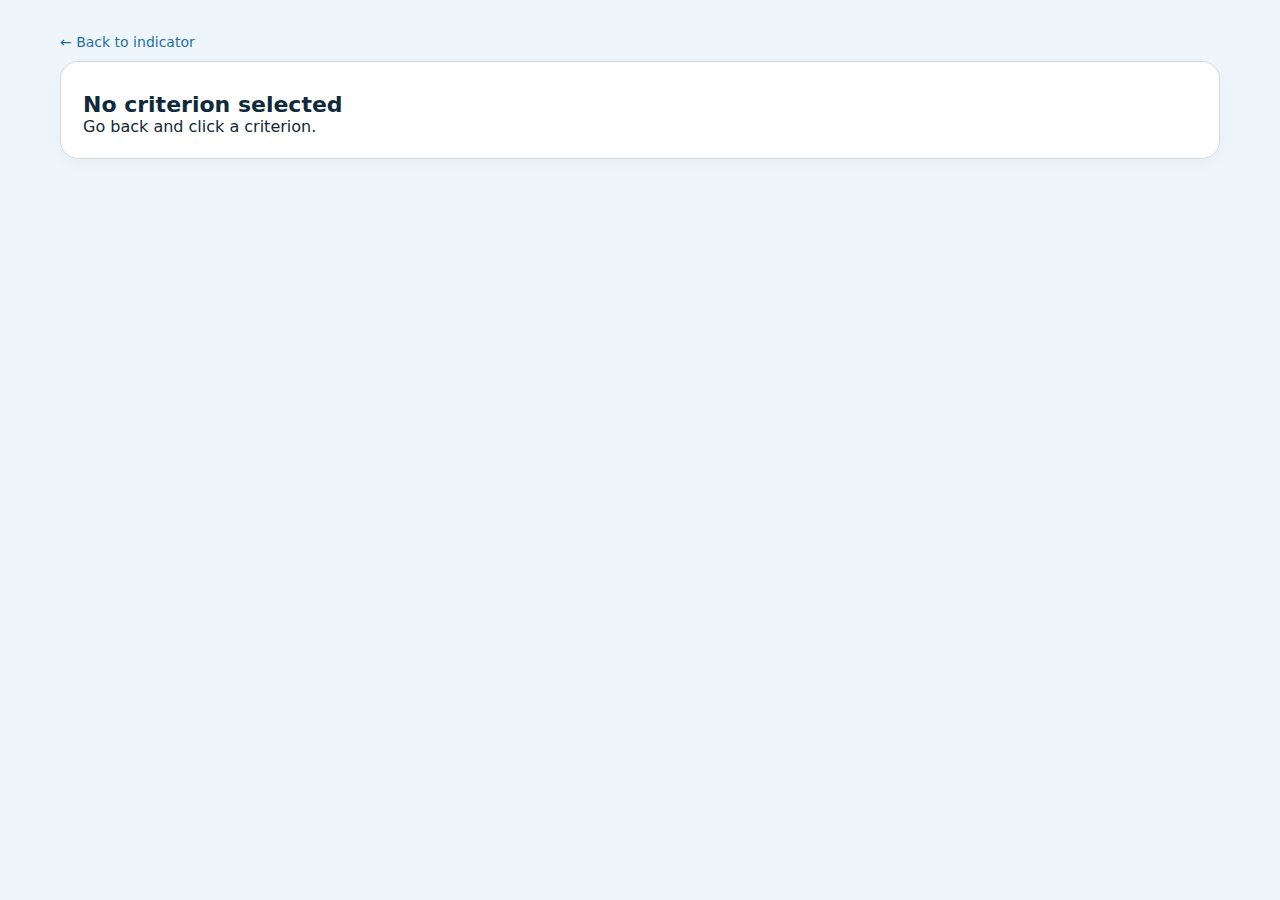
<file: learn.html>
<!doctype html>
<html lang="en">
<head>
  <meta charset="utf-8" />
  <meta name="viewport" content="width=device-width, initial-scale=1" />
  <title>Learn more</title>
  <link rel="stylesheet" href="styles.css" />
</head>
<body>
  <div class="container">
    <div class="breadcrumbs" style="margin-bottom:10px;">
      <a id="backLink" href="criterion.html">← Back to indicator</a>
    </div>

    <div id="content"></div>
  </div>

  <script src="data.js"></script>
  <script>
    const params = new URLSearchParams(location.search);
    const id = params.get("id");
    const city = params.get("city") || "";

    const backLink = document.getElementById("backLink");
    backLink.href = `criterion.html?id=${encodeURIComponent(id || "")}${city ? `&city=${encodeURIComponent(city)}` : ""}`;

    const content = document.getElementById("content");

    if (!id) {
      content.innerHTML = `<div class="detailCard">
        <h2 class="detailTitle">No criterion selected</h2>
        <div class="meta">Go back and click a criterion.</div>
      </div>`;
    } else {
      const found = findItemById(id);

      if (!found) {
        content.innerHTML = `<div class="detailCard">
          <h2 class="detailTitle">Not found</h2>
          <div class="meta">Couldn’t find a criterion with id: <code>${id}</code></div>
        </div>`;
      } else {
        const { pillar, group, item } = found;
        document.title = `${item.title} – Learn more`;

        content.innerHTML = `
          <div class="detailCard">
            <div class="note">${pillar.pillarTitle} • ${group.groupTitle}</div>
            <h2 class="detailTitle">${item.title}</h2>

            <hr class="sectionDivider" />

            <section class="section">
              <h3 class="sectionTitle">Purpose of the Assessment</h3>
              <p class="sectionText">
                Placeholder: Describe why this criterion is being assessed, what decision it supports,
                and who the primary users of the result are.
              </p>
              <p class="sectionText">
                Placeholder: Define the assessment scope (geography, timeframe, lifecycle stage) and any assumptions.
              </p>
            </section>

            <section class="section">
              <h3 class="sectionTitle">Assessment Framework</h3>
              <p class="sectionText">
                Placeholder: Explain the framework used (readiness scale, maturity model, risk lens, etc.).
              </p>
              <p class="sectionText">
                Placeholder: Describe how it aligns with the broader CSC set and how to interpret it.
              </p>
            </section>

            <section class="section">
              <h3 class="sectionTitle">Data Sources</h3>
              <ul class="bulletList">
                <li>Placeholder: Data source #1</li>
                <li>Placeholder: Data source #2</li>
                <li>Placeholder: Data source #3</li>
                <li>Placeholder: Data source #4</li>
              </ul>
            </section>

            <section class="section">
              <h3 class="sectionTitle">Scoring Process</h3>
              <ol class="numberedList">
                <li>Placeholder: Define the unit of analysis and confirm boundary conditions.</li>
                <li>Placeholder: Collect and validate required inputs from the listed data sources.</li>
                <li>Placeholder: Apply the assessment framework to translate inputs into sub-scores.</li>
                <li>Placeholder: Review sub-scores with stakeholders / internal QA.</li>
                <li>Placeholder: Finalise the score and document rationale + evidence.</li>
              </ol>
            </section>

            <section class="section">
              <h3 class="sectionTitle">Weighting Table</h3>
              <div class="tableWrap">
                <table class="dataTable" aria-label="Weighting table">
                  <thead>
                    <tr>
                      <th>Category</th>
                      <th>Factor A</th>
                      <th>Factor B</th>
                      <th>Factor C</th>
                      <th>Factor D</th>
                      <th>Factor E</th>
                      <th>Notes</th>
                    </tr>
                  </thead>
                  <tbody>
                    <tr><td>Row 1</td><td>—</td><td>—</td><td>—</td><td>—</td><td>—</td><td>Placeholder</td></tr>
                    <tr><td>Row 2</td><td>—</td><td>—</td><td>—</td><td>—</td><td>—</td><td>Placeholder</td></tr>
                    <tr><td>Row 3</td><td>—</td><td>—</td><td>—</td><td>—</td><td>—</td><td>Placeholder</td></tr>
                    <tr><td>Row 4</td><td>—</td><td>—</td><td>—</td><td>—</td><td>—</td><td>Placeholder</td></tr>
                    <tr><td>Row 5</td><td>—</td><td>—</td><td>—</td><td>—</td><td>—</td><td>Placeholder</td></tr>
                    <tr><td>Row 6</td><td>—</td><td>—</td><td>—</td><td>—</td><td>—</td><td>Placeholder</td></tr>
                    <tr><td>Row 7</td><td>—</td><td>—</td><td>—</td><td>—</td><td>—</td><td>Placeholder</td></tr>
                  </tbody>
                </table>
              </div>
            </section>

            <section class="section">
              <h3 class="sectionTitle">Scoring Description</h3>
              <div class="tableWrap">
                <table class="dataTable" aria-label="Scoring description table">
                  <thead>
                    <tr>
                      <th>Score</th>
                      <th>Description</th>
                      <th>Evidence / Examples</th>
                    </tr>
                  </thead>
                  <tbody>
                    <tr><td>0</td><td>Placeholder: Definition of score 0.</td><td>Placeholder: Evidence for 0.</td></tr>
                    <tr><td>1</td><td>Placeholder: Definition of score 1.</td><td>Placeholder: Evidence for 1.</td></tr>
                    <tr><td>2</td><td>Placeholder: Definition of score 2.</td><td>Placeholder: Evidence for 2.</td></tr>
                    <tr><td>3</td><td>Placeholder: Definition of score 3.</td><td>Placeholder: Evidence for 3.</td></tr>
                    <tr><td>4</td><td>Placeholder: Definition of score 4.</td><td>Placeholder: Evidence for 4.</td></tr>
                    <tr><td>5</td><td>Placeholder: Definition of score 5.</td><td>Placeholder: Evidence for 5.</td></tr>
                  </tbody>
                </table>
              </div>
            </section>
          </div>
        `;
      }
    }
  </script>
</body>
</html>
</file>
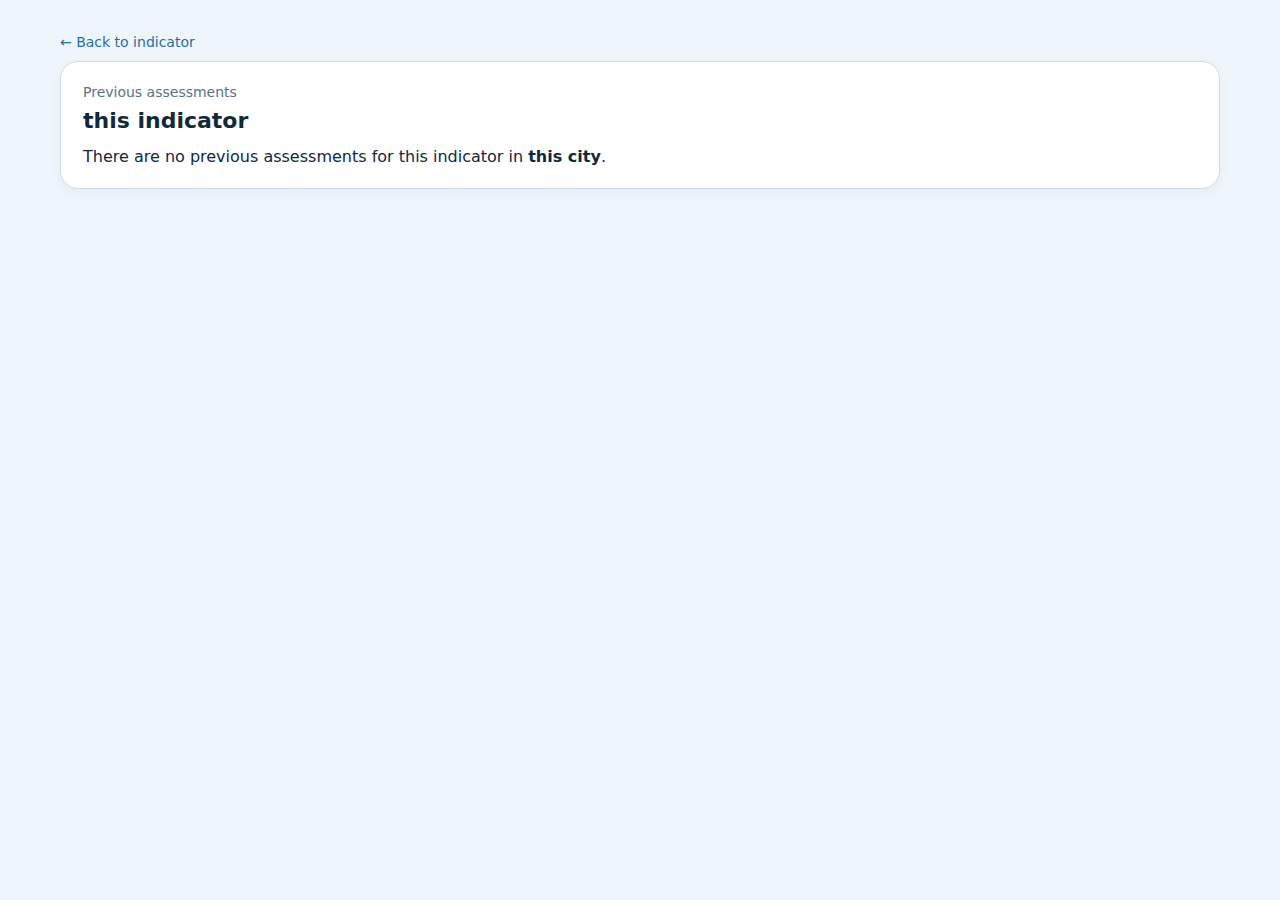
<file: previous.html>
<!doctype html>
<html lang="en">
<head>
  <meta charset="utf-8" />
  <meta name="viewport" content="width=device-width, initial-scale=1" />
  <title>Previous assessments</title>
  <link rel="stylesheet" href="styles.css" />
</head>
<body>
  <div class="container">
    <div class="breadcrumbs" style="margin-bottom:10px;">
      <a id="backLink" href="criterion.html">← Back to indicator</a>
    </div>

    <div id="content"></div>
  </div>

  <script src="data.js"></script>
  <script>
    const params = new URLSearchParams(location.search);
    const id = params.get("id");
    const city = params.get("city") || "";

    const found = id ? findItemById(id) : null;

    const backLink = document.getElementById("backLink");
    backLink.href = `criterion.html?id=${encodeURIComponent(id || "")}${city ? `&city=${encodeURIComponent(city)}` : ""}`;

    function prettyCity(s) {
      if (!s) return "this city";
      return s.split("-").map(w => w.charAt(0).toUpperCase() + w.slice(1)).join(" ");
    }

    const cityName = prettyCity(city);
    const indicatorName = found?.item?.title || "this indicator";

    const content = document.getElementById("content");
    content.innerHTML = `
      <div class="detailCard">
        <div class="note">Previous assessments</div>
        <h2 class="detailTitle">${indicatorName}</h2>
        <div class="placeholder" style="margin-top:14px;">
          There are no previous assessments for this indicator in <strong>${cityName}</strong>.
        </div>
      </div>
    `;
  </script>
</body>
</html>
</file>
<file: styles.css>
/* =========================================================
   BZE National Action Plan – Master Stylesheet
   ========================================================= */

/* ---------- Brand Variables ---------- */

:root{
  --bg: #eef6fb;
  --card: #ffffff;
  --border: #cfdce6;
  --header: #1f6fa7;
  --text: #0f2a3a;
  --muted: #5a7486;
}

/* ---------- Global Reset ---------- */

* {
  box-sizing: border-box;
}

body {
  margin: 0;
  font-family: system-ui, -apple-system, Segoe UI, Roboto, Helvetica, Arial, sans-serif;
  color: var(--text);
  background: var(--bg);
}

/* ---------- Layout Container ---------- */

.container {
  max-width: 1200px;
  margin: 0 auto;
  padding: 32px 20px 48px;
}

/* =========================================================
   HOME PAGE
   ========================================================= */

.homeHeader{
  display: flex;
  justify-content: center;
  align-items: center;
  margin-bottom: 36px;
}

.bzeLogo{
  height: 120px;
  width: auto;
  display: block;
}

.homeNav{
  display: grid;
  gap: 18px;
  grid-template-columns: 1fr;
}

@media (min-width: 900px){
  .homeNav{
    grid-template-columns: repeat(3, 1fr);
  }
}

.homeNavCard{
  display: flex;
  align-items: center;
  justify-content: center;
  text-decoration: none;
  color: var(--text);
  font-weight: 800;
  font-size: 17px;
  background: var(--card);
  border: 1px solid var(--border);
  border-radius: 999px;
  padding: 22px 20px;
  min-height: 80px;
  box-shadow: 0 4px 14px rgba(0,0,0,0.04);
  transition: transform 150ms ease, box-shadow 150ms ease;
  text-align: center;
}

.homeNavCard:hover{
  transform: translateY(-2px);
  box-shadow: 0 12px 28px rgba(0,0,0,0.12);
}

.homeFooterNote{
  margin-top: 28px;
  color: var(--muted);
  font-size: 12px;
}

/* =========================================================
   MAP PAGE
   ========================================================= */

.mapWrap{
  position: relative;
  width: 100%;
  max-width: 1100px;
  margin: 0 auto;
  border-radius: 18px;
  overflow: hidden;
  border: 1px solid var(--border);
  background: var(--card);
  box-shadow: 0 4px 14px rgba(0,0,0,0.05);
}

.mapImg{
  display: block;
  width: 100%;
  height: auto;
}

.cityLabel{
  position: absolute;
  transform: translate(-50%, -50%);
  background: rgba(255,255,255,0.95);
  border: 1px solid var(--border);
  color: var(--text);
  text-decoration: none;
  font-size: 13px;
  padding: 7px 12px;
  border-radius: 999px;
  box-shadow: 0 8px 22px rgba(0,0,0,0.12);
  white-space: nowrap;
  transition: transform 120ms ease, box-shadow 120ms ease;
}

.cityLabel:hover{
  transform: translate(-50%, -50%) scale(1.04);
  box-shadow: 0 12px 30px rgba(0,0,0,0.18);
}

/* =========================================================
   GRID (CSC / CITY PAGE)
   ========================================================= */

.grid {
  display: grid;
  gap: 18px;
  grid-template-columns: 1fr;
}

@media (min-width: 900px) {
  .grid {
    grid-template-columns: repeat(5, minmax(0, 1fr));
  }
}

.pillar {
  background: var(--card);
  border: 1px solid var(--border);
  border-radius: 14px;
  overflow: hidden;
  box-shadow: 0 4px 14px rgba(0,0,0,0.04);
}

.pillarTitle {
  font-weight: 700;
  padding: 12px 14px;
  font-size: 15px;
  border-bottom: 1px solid var(--border);
}

.group {
  margin: 14px;
  border: 1px solid var(--border);
  border-radius: 12px;
  overflow: hidden;
}

.groupTitle {
  background: var(--header);
  color: white;
  font-weight: 700;
  padding: 10px 12px;
  font-size: 13px;
}

.items {
  padding: 10px 12px 12px;
  display: grid;
  gap: 8px;
}

.itemLink {
  display: block;
  text-decoration: none;
  color: var(--text);
  background: #f7fbff;
  border: 1px solid #d8e6f1;
  padding: 9px 11px;
  border-radius: 12px;
  font-size: 13px;
  transition: transform 120ms ease, box-shadow 120ms ease;
}

.itemLink:hover {
  transform: translateY(-1px);
  box-shadow: 0 8px 22px rgba(0,0,0,0.08);
}

/* =========================================================
   DETAIL CARD (Criterion Pages)
   ========================================================= */

.detailCard {
  background: var(--card);
  border: 1px solid var(--border);
  border-radius: 18px;
  padding: 22px;
  box-shadow: 0 4px 14px rgba(0,0,0,0.04);
}

.detailTitle {
  font-size: 22px;
  margin: 8px 0 0;
}

.note {
  color: var(--muted);
  font-size: 14px;
}

.breadcrumbs a {
  color: var(--header);
  text-decoration: none;
  font-size: 14px;
}

.breadcrumbs a:hover {
  text-decoration: underline;
}

/* =========================================================
   CRITERION HUB (3 BOXES)
   ========================================================= */

.actionGrid{
  margin-top: 18px;
  display: grid;
  gap: 18px;
  grid-template-columns: 1fr;
}

@media (min-width: 900px){
  .actionGrid{
    grid-template-columns: repeat(3, 1fr);
  }
}

.actionCard{
  display: block;
  text-decoration: none;
  color: var(--text);
  background: #f7fbff;
  border: 1px solid #d8e6f1;
  border-radius: 18px;
  padding: 20px;
  min-height: 160px;
  box-shadow: 0 4px 14px rgba(0,0,0,0.04);
  transition: transform 150ms ease, box-shadow 150ms ease;
}

.actionCard:hover{
  transform: translateY(-2px);
  box-shadow: 0 14px 32px rgba(0,0,0,0.14);
}

.actionTitle{
  font-weight: 800;
  font-size: 16px;
  margin-bottom: 10px;
}

.actionDesc{
  color: var(--muted);
  font-size: 13px;
  line-height: 1.5;
}

/* =========================================================
   LEARN PAGE STRUCTURE
   ========================================================= */

.sectionDivider{
  border: none;
  border-top: 1px solid var(--border);
  margin: 20px 0;
}

.section{
  margin-top: 18px;
}

.sectionTitle{
  margin: 0 0 10px;
  font-size: 16px;
}

.sectionText{
  margin: 0 0 12px;
  line-height: 1.6;
}

.bulletList,
.numberedList{
  margin: 0;
  padding-left: 18px;
  display: grid;
  gap: 6px;
}

.sectionHint{
  margin-top: 10px;
  color: var(--muted);
  font-size: 13px;
}

/* =========================================================
   TABLES
   ========================================================= */

.tableWrap{
  overflow-x: auto;
  border: 1px solid var(--border);
  border-radius: 14px;
  background: var(--card);
}

.dataTable{
  width: 100%;
  border-collapse: collapse;
  min-width: 720px;
}

.dataTable th,
.dataTable td{
  border-bottom: 1px solid var(--border);
  padding: 10px 12px;
  text-align: left;
  font-size: 13px;
  vertical-align: top;
}

.dataTable thead th{
  background: #f6fbff;
  font-weight: 700;
}

.dataTable tbody tr:last-child td{
  border-bottom: none;
}

/* =========================================================
   CONTRIBUTORS PAGE
   ========================================================= */

.contributorsGrid{
  margin-top: 18px;
  display: grid;
  gap: 10px 24px;
  grid-template-columns: 1fr;
}


/* 4 columns on larger screens */
@media (min-width: 1100px){
  .contributorsGrid{
    grid-template-columns: repeat(4, 1fr);
  }
}

.contributor{
  font-size: 14px;
  line-height: 1.4;
  padding: 4px 0;
}

/* =========================================================
   CONTRIBUTORS – CARD GRID
   ========================================================= */

.contributorsCards{
  margin-top: 22px;
  display: grid;
  gap: 16px;
  grid-template-columns: repeat(2, minmax(0, 1fr));
}

@media (min-width: 700px){
  .contributorsCards{
    grid-template-columns: repeat(3, minmax(0, 1fr));
  }
}

@media (min-width: 900px){
  .contributorsCards{
    grid-template-columns: repeat(5, minmax(0, 1fr));
  }
}

.contributorCard{
  background: #ffffff;
  border: 1px solid var(--border);
  border-radius: 14px;
  padding: 14px 10px;
  text-align: center;
  font-size: 14px;
  font-weight: 600;
  box-shadow: 0 4px 14px rgba(0,0,0,0.06);
  transition: transform 150ms ease, box-shadow 150ms ease;
}

.contributorCard:hover{
  transform: translateY(-2px);
  box-shadow: 0 14px 32px rgba(0,0,0,0.16);
}

/* CONTRIBUTORS – inline list with wrapping */
.contributorsInline{
  margin-top: 14px;
  font-size: 15px;
  line-height: 1.8;
  color: var(--text);
  white-space: normal;
  word-break: normal;
}

.contributorsInline .name{
  display: inline;
}

.contributorsInline .sep{
  display: inline;
  color: var(--muted);
  padding: 0 10px;
}
</file>
